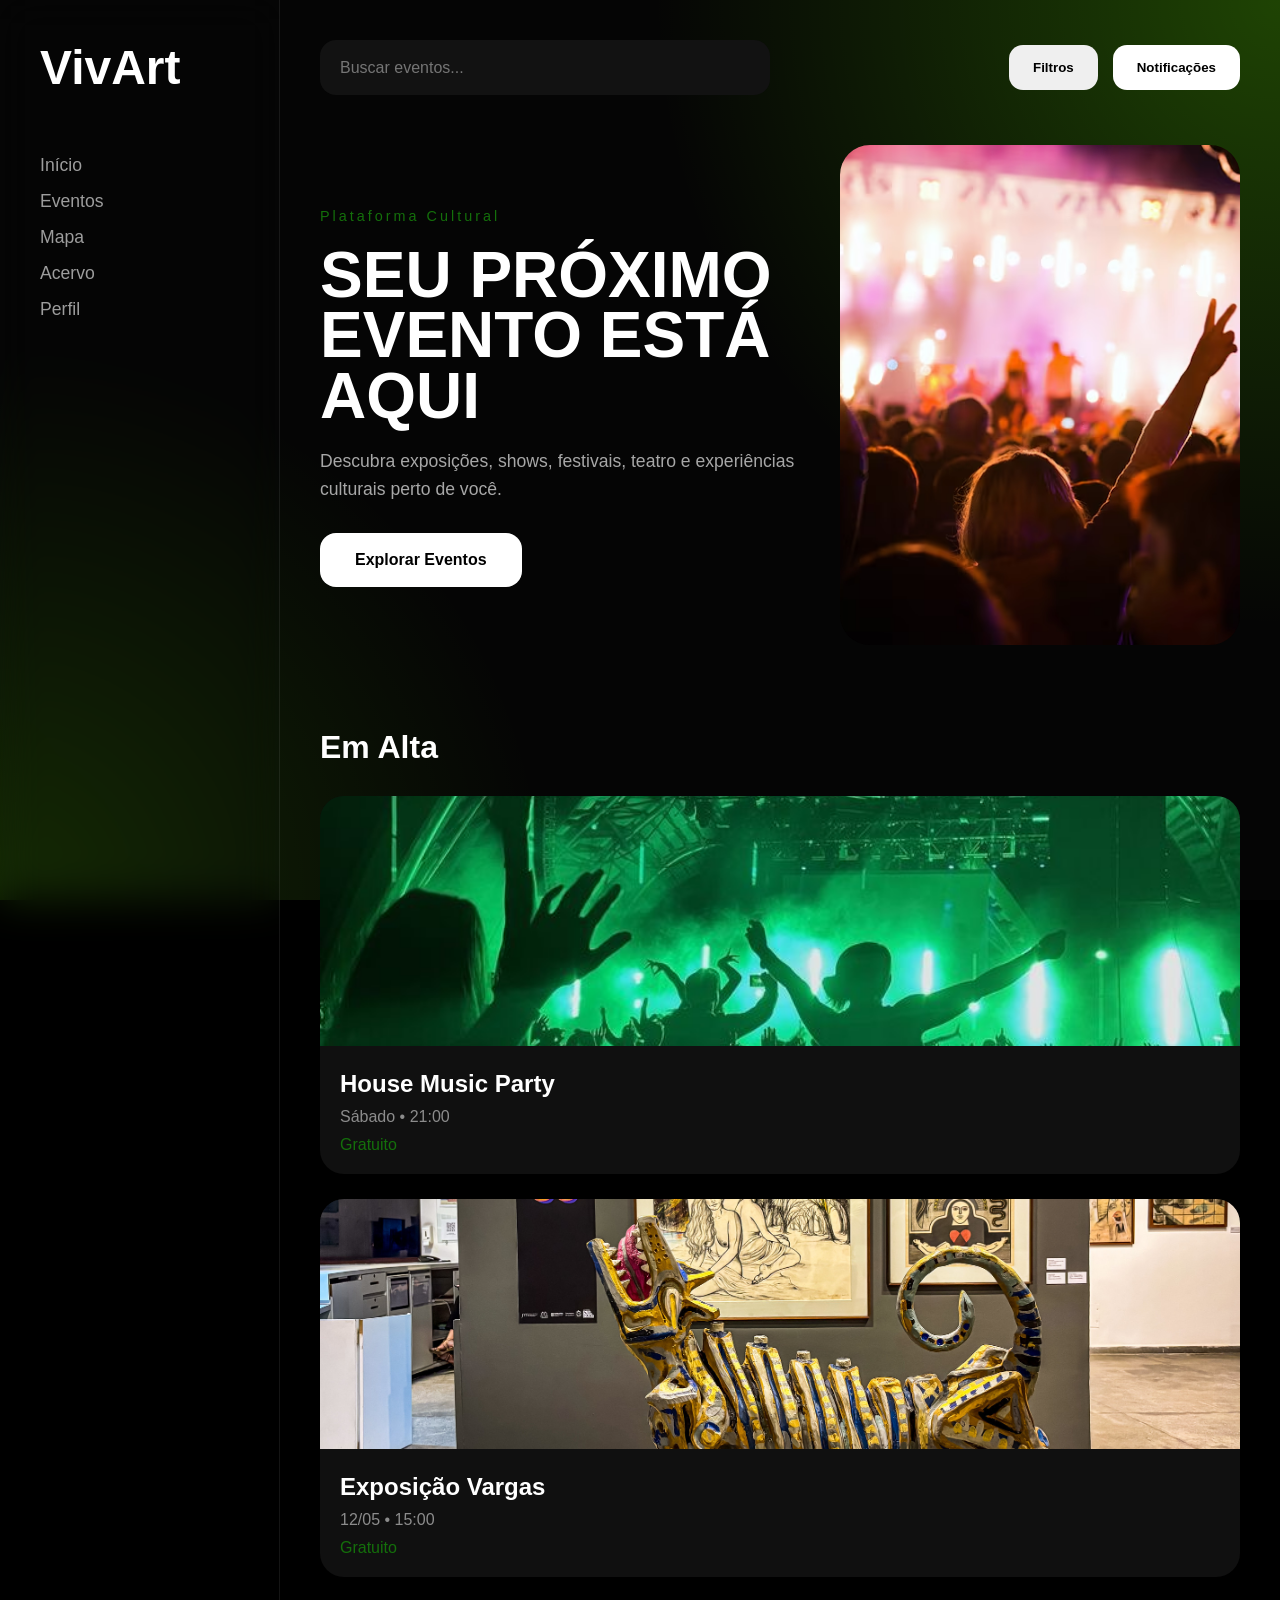
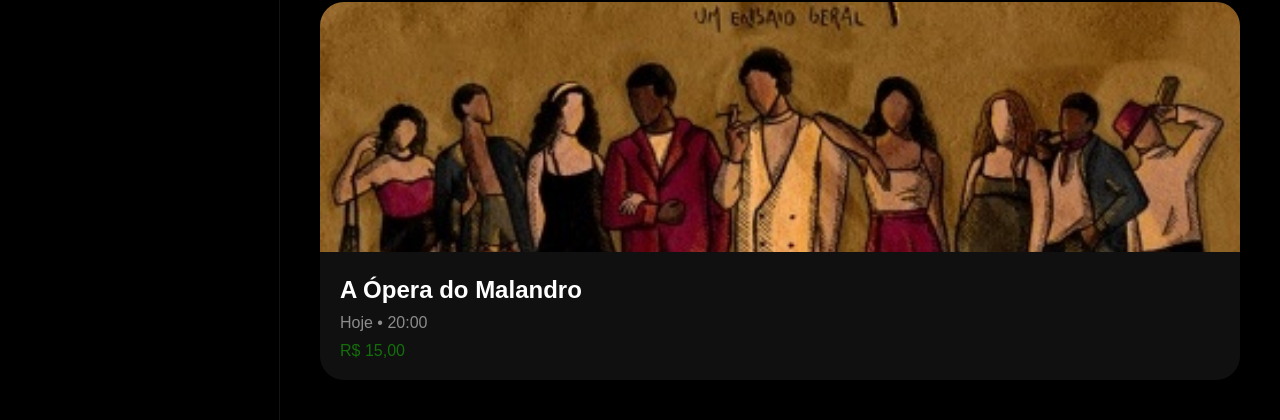
<file: Index.html>
<!DOCTYPE html>
<html lang="pt-BR">
<head>
    <meta charset="UTF-8">
    <meta name="viewport" content="width=device-width, initial-scale=1.0">
    <title>VivArt</title>

    <link href="https://api.fontshare.com/v2/css?f[]=clash-display@400,500,600,700&display=swap" rel="stylesheet">

    <link rel="stylesheet" href="style.css">
</head>
<body>

    <div class="background"></div>

    <aside class="sidebar">
        <div class="logo">
            <h1>VivArt</h1>
        </div>

        <nav>
            <a href="index.html">Início</a>
            <a href="eventos.html">Eventos</a>
            <a href="mapa.html">Mapa</a>
            <a href="acervo.html">Acervo</a>
            <a href="perfil.html">Perfil</a>
        </nav>
    </aside>

    <main>

        <header>
            <div class="search-box">
                <input type="text" placeholder="Buscar eventos...">
            </div>

            <div class="header-actions">
                <button>Filtros</button>
                <button>Notificações</button>
            </div>
        </header>

        <section class="hero">

            <div class="hero-content">
                <span>Plataforma Cultural</span>

                <h2>
                    SEU PRÓXIMO EVENTO
                    ESTÁ AQUI
                </h2>

                <p>
                    Descubra exposições, shows, festivais,
                    teatro e experiências culturais perto de você.
                </p>

                <a href="#em-alta" class="explore-btn">
                    Explorar Eventos
                </a>
            </div>

            <div class="hero-image">
                <img src="imagens/festival.avif" alt="Festival">
            </div>

        </section>

        <section class="events">

            <div class="section-title" id="em-alta">
                <h3>Em Alta</h3>
            </div>

            <div class="cards">

                <article class="card">
                    <img src="imagens/Festa.png">
                    <div class="card-info">
                        <h4>House Music Party</h4>
                        <p>Sábado • 21:00</p>
                        <span>Gratuito</span>
                    </div>
                </article>

                <article class="card">
                    <img src="imagens/Expo.png">
                    <div class="card-info">
                        <h4>Exposição Vargas</h4>
                        <p>12/05 • 15:00</p>
                        <span>Gratuito</span>
                    </div>
                </article>

                <article class="card">
                    <img src="imagens/opera.jpg">
                    <div class="card-info">
                        <h4>A Ópera do Malandro</h4>
                        <p>Hoje • 20:00</p>
                        <span>R$ 15,00</span>
                    </div>
                </article>

            </div>

        </section>

    </main>
<script src="js/script.js"></script>
</body>
</html>
</file>
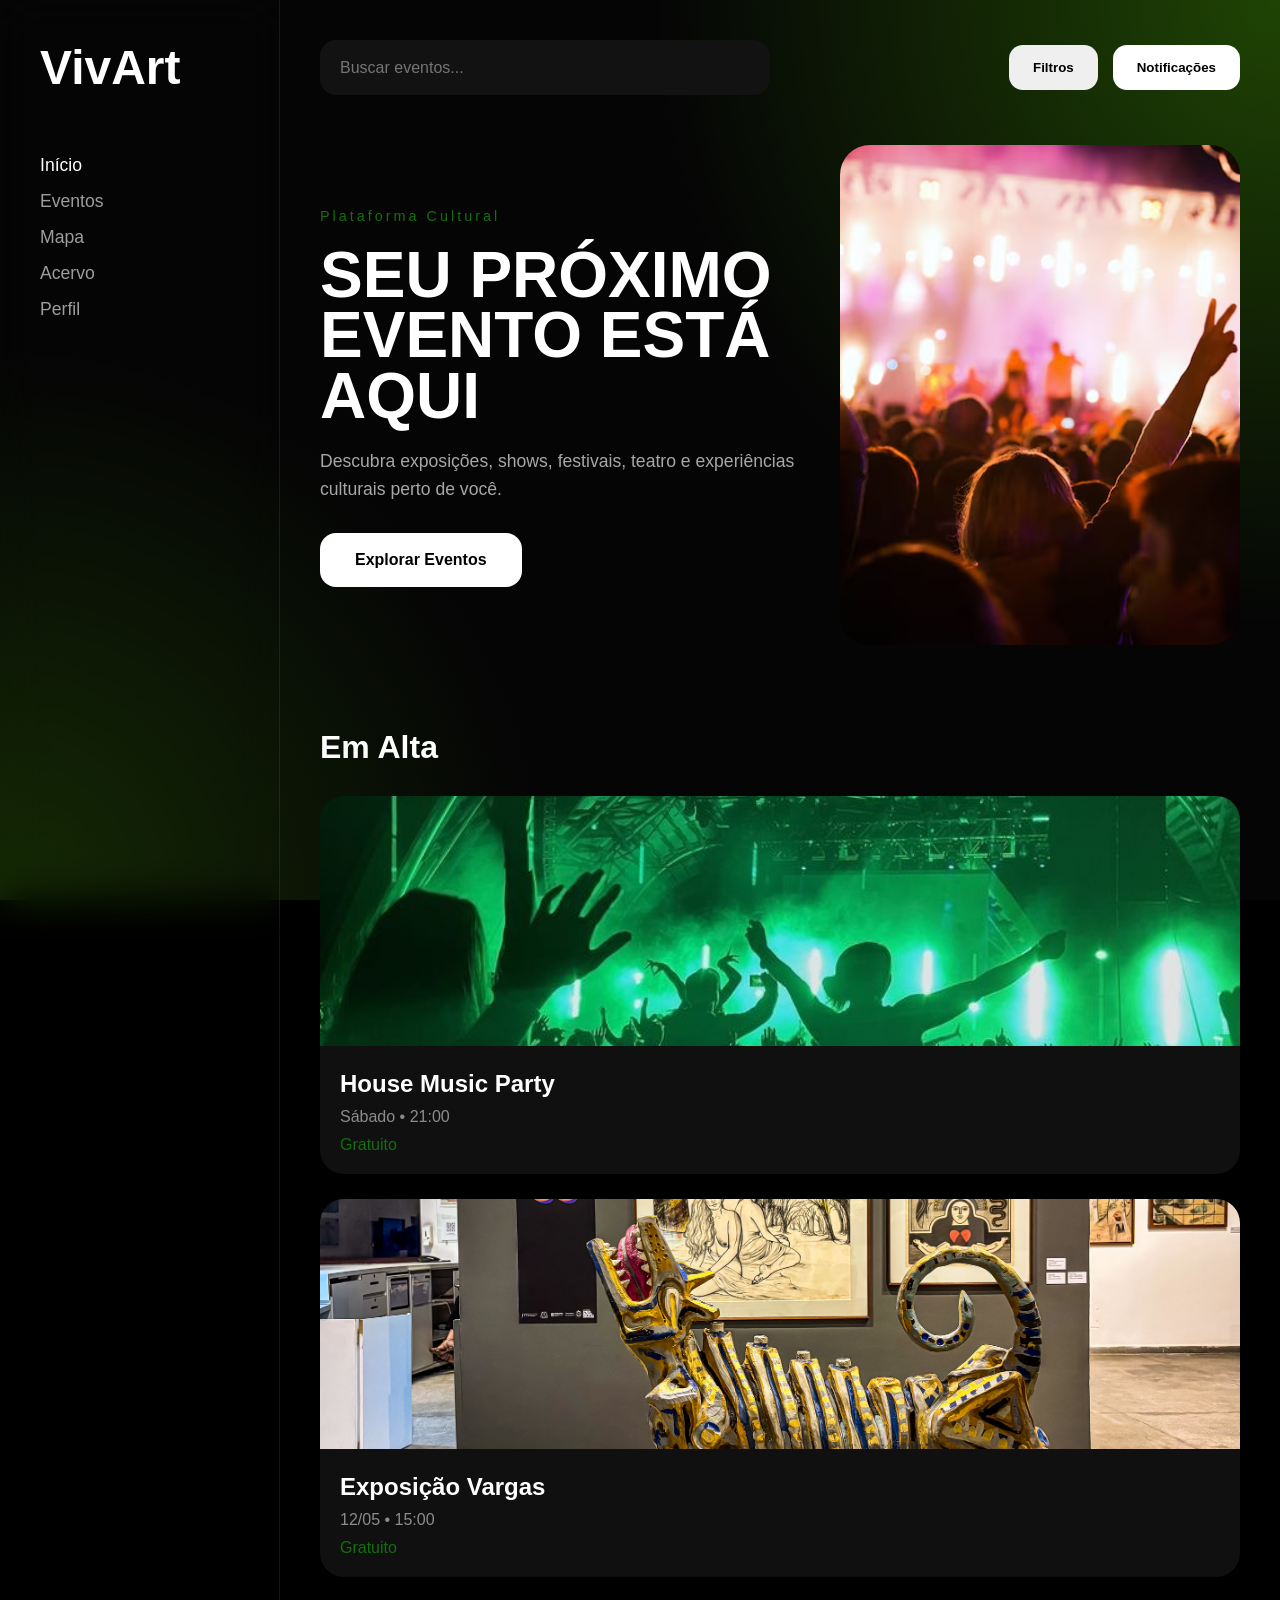
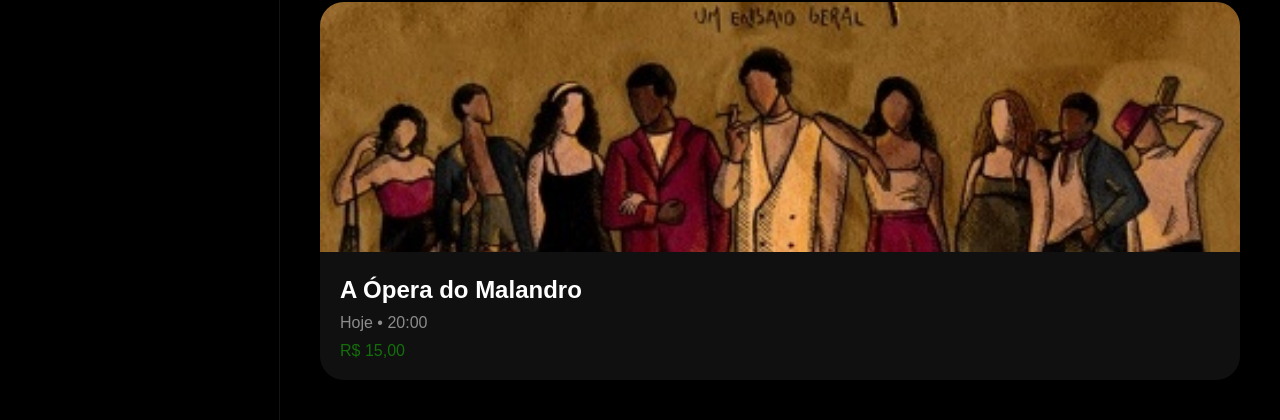
<file: index.html>
<!DOCTYPE html>
<html lang="pt-BR">
<head>
    <meta charset="UTF-8">
    <meta name="viewport" content="width=device-width, initial-scale=1.0">
    <title>VivArt</title>

    <link href="https://api.fontshare.com/v2/css?f[]=clash-display@400,500,600,700&display=swap" rel="stylesheet">

    <link rel="stylesheet" href="css/style.css">
</head>
<body>

    <div class="background"></div>

    <aside class="sidebar">
        <div class="logo">
            <h1>VivArt</h1>
        </div>

        <nav>
            <a href="index.html">Início</a>
            <a href="eventos.html">Eventos</a>
            <a href="mapa.html">Mapa</a>
            <a href="acervo.html">Acervo</a>
            <a href="perfil.html">Perfil</a>
        </nav>
    </aside>

    <main>

        <header>
            <div class="search-box">
                <input type="text" placeholder="Buscar eventos...">
            </div>

            <div class="header-actions">
                <button>Filtros</button>
                <button>Notificações</button>
            </div>
        </header>

        <section class="hero">

            <div class="hero-content">
                <span>Plataforma Cultural</span>

                <h2>
                    SEU PRÓXIMO EVENTO
                    ESTÁ AQUI
                </h2>

                <p>
                    Descubra exposições, shows, festivais,
                    teatro e experiências culturais perto de você.
                </p>

                <a href="#em-alta" class="explore-btn">
                    Explorar Eventos
                </a>
            </div>

            <div class="hero-image">
                <img src="imagens/festival.avif" alt="Festival">
            </div>

        </section>

        <section class="events">

            <div class="section-title" id="em-alta">
                <h3>Em Alta</h3>
            </div>

            <div class="cards">

                <article class="card">
                    <img src="imagens/Festa.png">
                    <div class="card-info">
                        <h4>House Music Party</h4>
                        <p>Sábado • 21:00</p>
                        <span>Gratuito</span>
                    </div>
                </article>

                <article class="card">
                    <img src="imagens/Expo.png">
                    <div class="card-info">
                        <h4>Exposição Vargas</h4>
                        <p>12/05 • 15:00</p>
                        <span>Gratuito</span>
                    </div>
                </article>

                <article class="card">
                    <img src="imagens/opera.jpg">
                    <div class="card-info">
                        <h4>A Ópera do Malandro</h4>
                        <p>Hoje • 20:00</p>
                        <span>R$ 15,00</span>
                    </div>
                </article>

            </div>

        </section>

    </main>
<script src="js/script.js"></script>
</body>
</html>
</file>
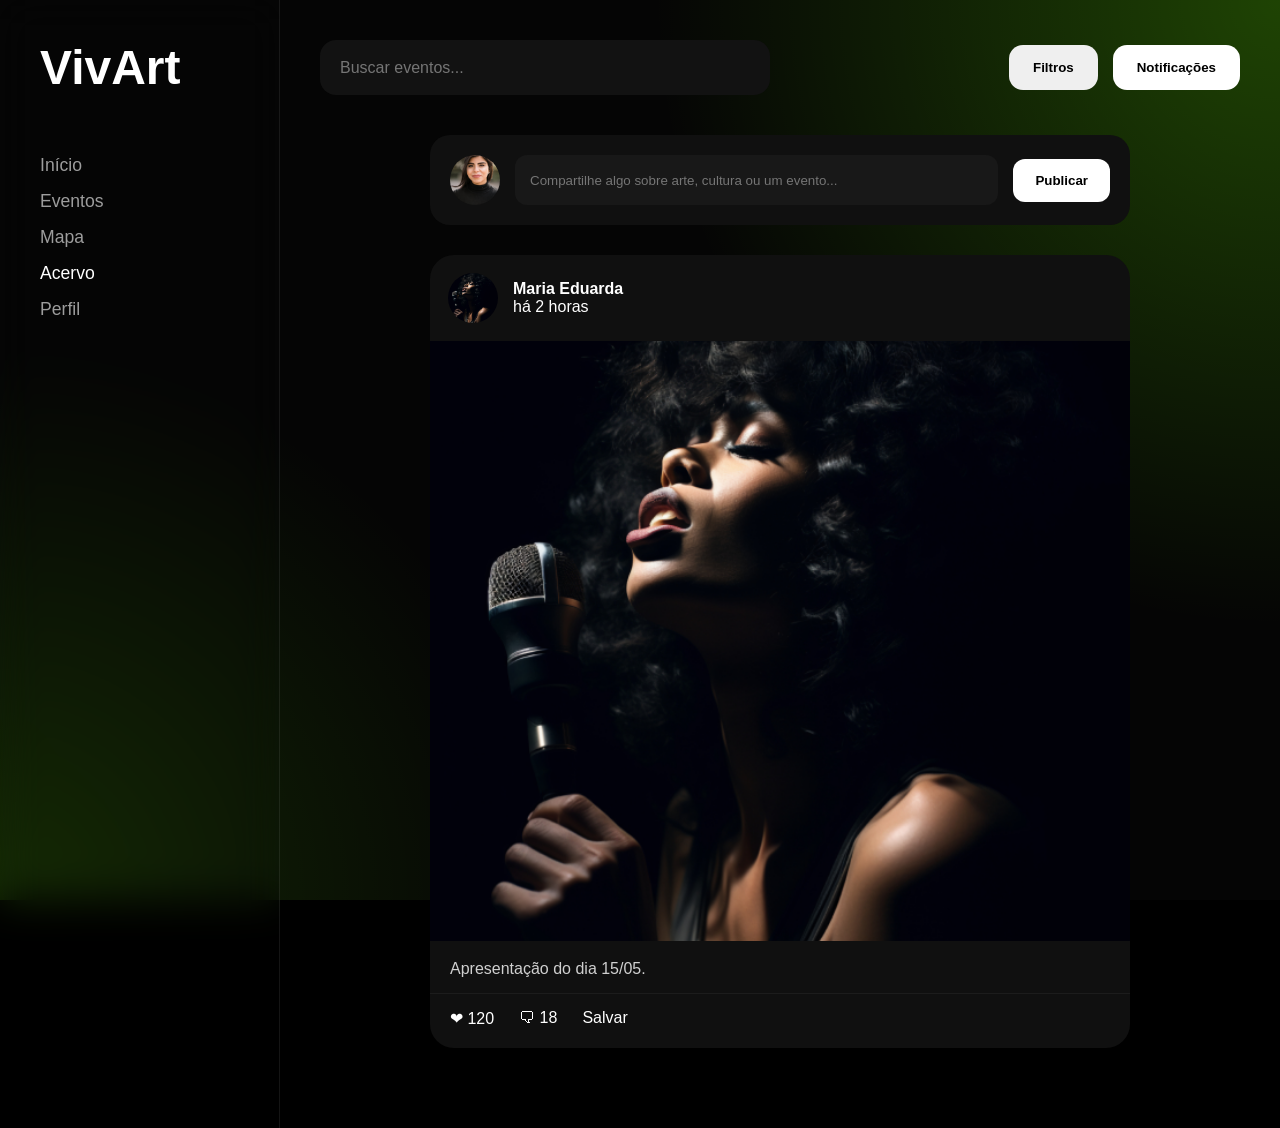
<file: acervo.html>
<!DOCTYPE html>
<html lang="pt-BR">
<head>
    <meta charset="UTF-8">
    <meta name="viewport" content="width=device-width, initial-scale=1.0">
    <title>VivArt</title>

    <link href="https://api.fontshare.com/v2/css?f[]=clash-display@400,500,600,700&display=swap" rel="stylesheet">

    <link rel="stylesheet" href="css/style.css">
</head>
<body>

    <div class="background"></div>

    <aside class="sidebar">
        <div class="logo">
            <h1>VivArt</h1>
        </div>

        <nav>
            <a href="index.html">Início</a>
            <a href="eventos.html">Eventos</a>
            <a href="mapa.html">Mapa</a>
            <a href="acervo.html">Acervo</a>
            <a href="perfil.html">Perfil</a>
        </nav>
    </aside>

    <main>

        <header>
            <div class="search-box">
                <input type="text" placeholder="Buscar eventos...">
            </div>

            <div class="header-actions">
                <button>Filtros</button>
                <button>Notificações</button>
            </div>
        </header>
        <section class="feed-page">

    <div class="create-post">

        <img src="imagens/perfil2.jpg" alt="" class="user-avatar">

        <input
            type="text"
            placeholder="Compartilhe algo sobre arte, cultura ou um evento..."
        >

        <button>Publicar</button>

    </div>

    <div class="feed">

        <article class="post">

    <div class="post-header">
        <img src="imagens/cantora.png" alt="foto perfil artista">
        <div>
            <h4>Maria Eduarda</h4>
            <span>há 2 horas</span>
        </div>
    </div>

    <img src="imagens/cantora.png" alt="publicação" class="post-image">

    <div class="post-content">
        <p>
            Apresentação do dia 15/05.
        </p>
    </div>

    <div class="post-actions">
        <span>❤︎ 120</span>
        <span> 🗨 18</span>
        <span>Salvar</span>
    </div>

</article>

    </div>

        </section>
    </main>
<script src="js/script.js"></script>
</body>
</html>
</file>
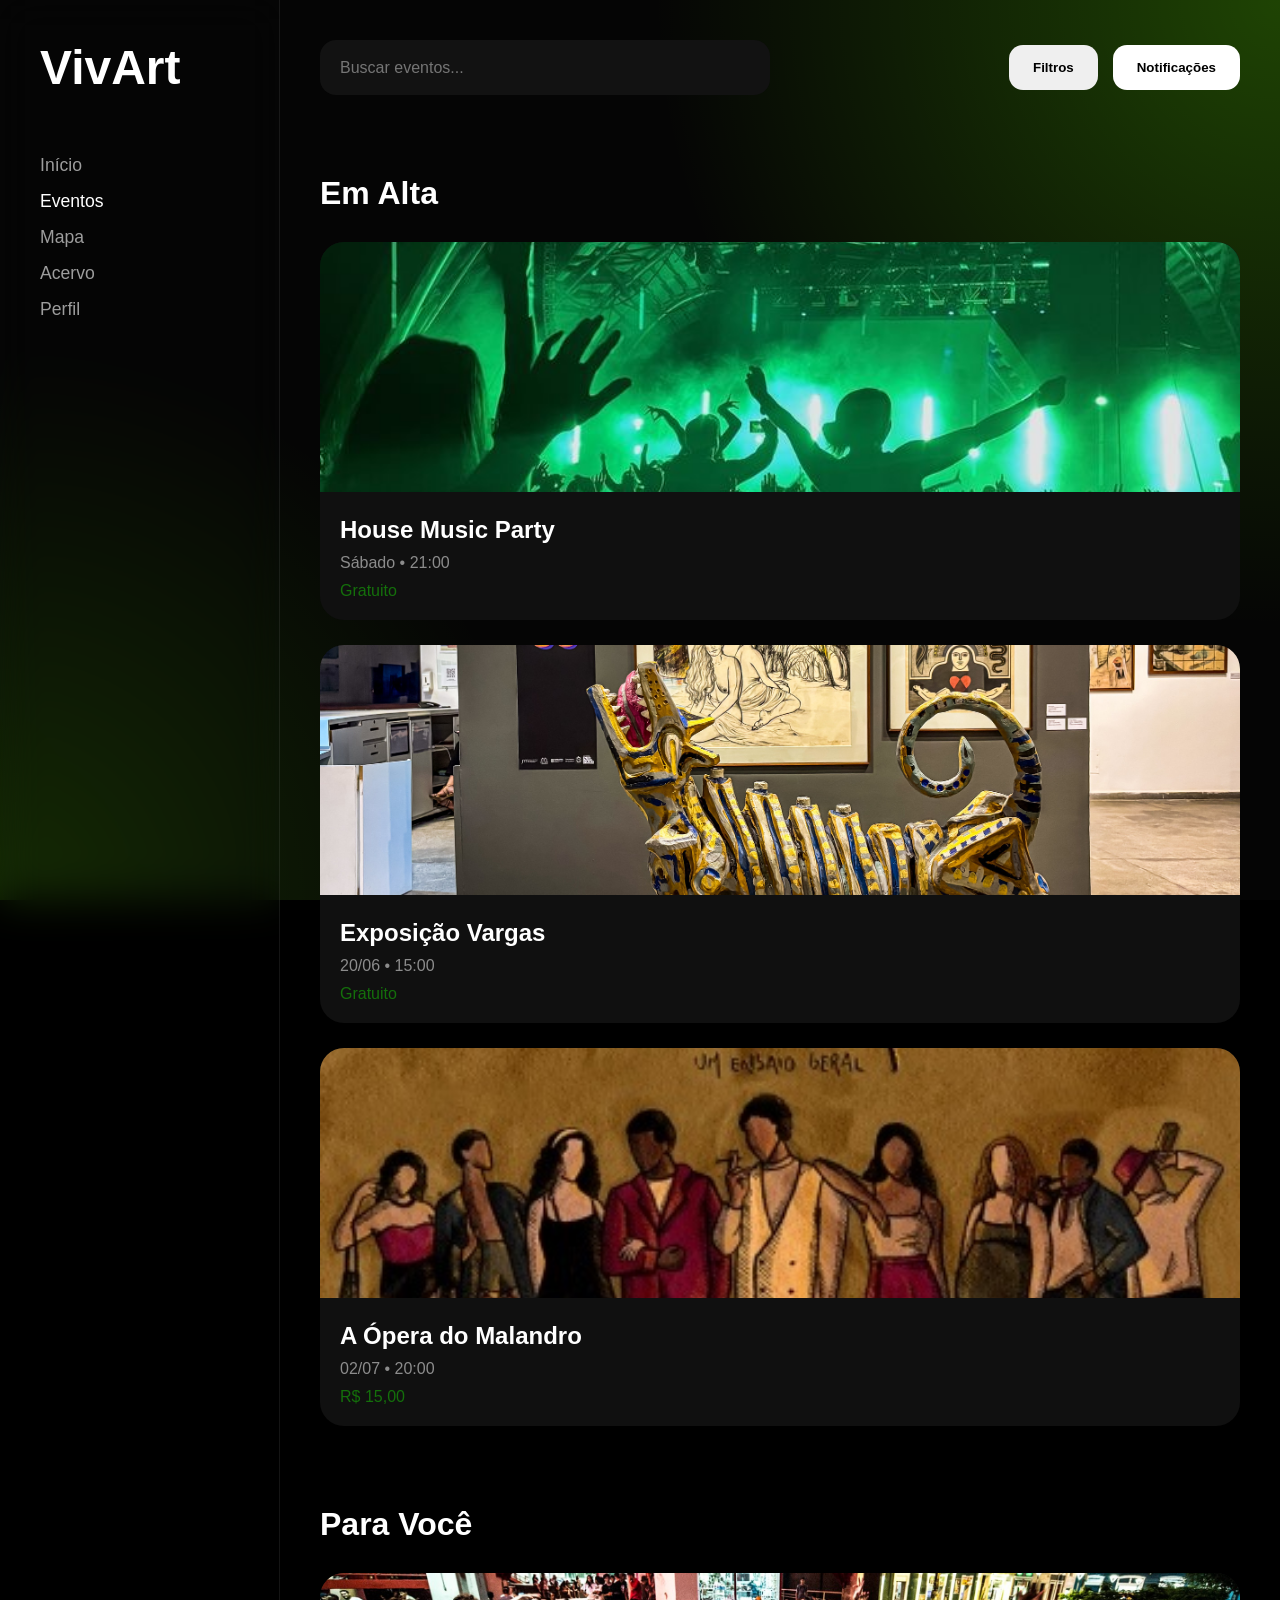
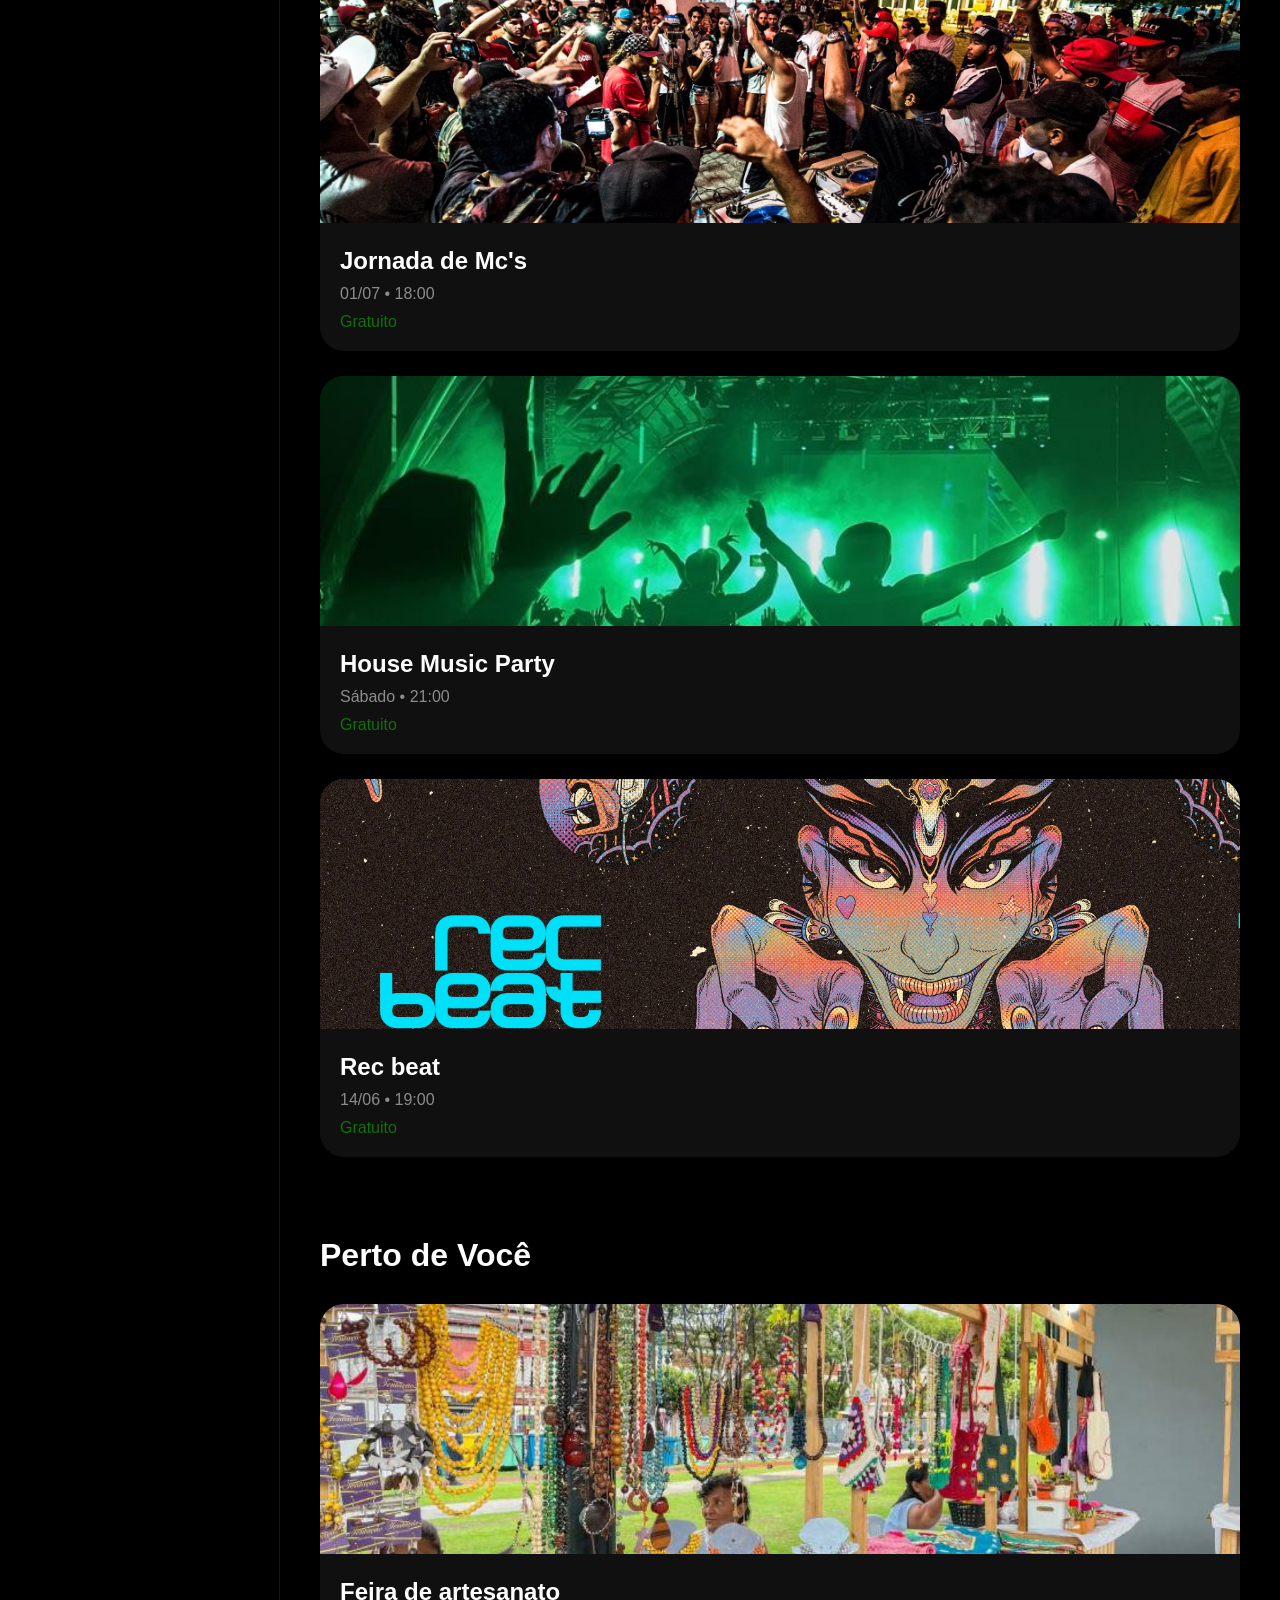
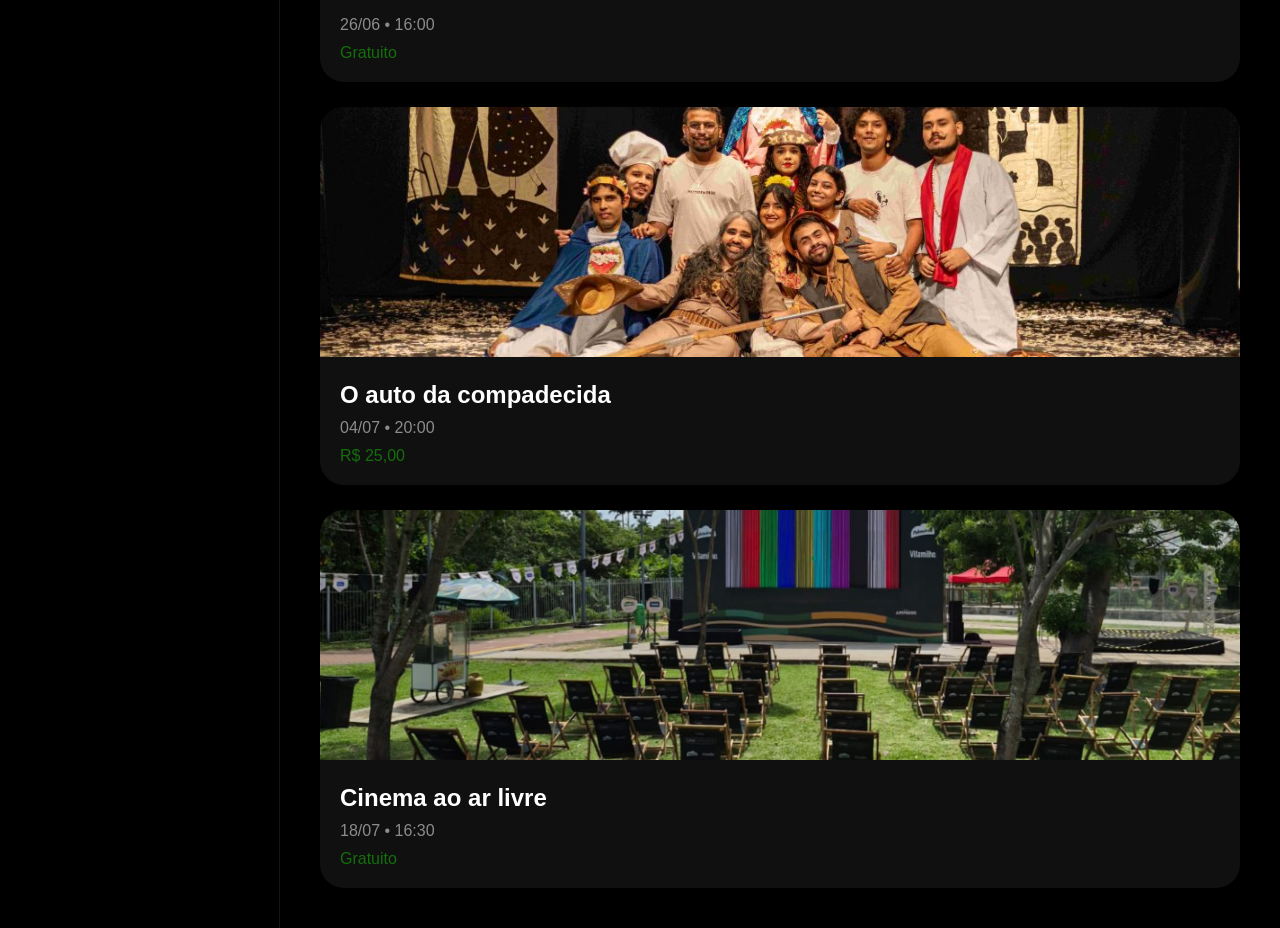
<file: eventos.html>
<!DOCTYPE html>
<html lang="pt-BR">
<head>
    <meta charset="UTF-8">
    <meta name="viewport" content="width=device-width, initial-scale=1.0">
    <title>VivArt</title>

    <link href="https://api.fontshare.com/v2/css?f[]=clash-display@400,500,600,700&display=swap" rel="stylesheet">

    <link rel="stylesheet" href="css/style.css">
</head>
<body>

    <div class="background"></div>

    <aside class="sidebar">
        <div class="logo">
            <h1>VivArt</h1>
        </div>

        <nav>
            <a href="index.html">Início</a>
            <a href="eventos.html">Eventos</a>
            <a href="mapa.html">Mapa</a>
            <a href="acervo.html">Acervo</a>
            <a href="perfil.html">Perfil</a>
        </nav>
    </aside>

    <main>

        <header>
            <div class="search-box">
                <input type="text" placeholder="Buscar eventos...">
            </div>

            <div class="header-actions">
                <button>Filtros</button>
                <button>Notificações</button>
            </div>
        </header>

        <section class="events">

            <div class="section-title" id="em-alta">
                <h3>Em Alta</h3>
            </div>

            <div class="cards">

                <article class="card">
                    <img src="imagens/Festa.png">
                    <div class="card-info">
                        <h4>House Music Party</h4>
                        <p>Sábado • 21:00</p>
                        <span>Gratuito</span>
                    </div>
                </article>

                <article class="card">
                    <img src="imagens/Expo.png">
                    <div class="card-info">
                        <h4>Exposição Vargas</h4>
                        <p>20/06 • 15:00</p>
                        <span>Gratuito</span>
                    </div>
                </article>

                <article class="card">
                    <img src="imagens/opera.jpg">
                    <div class="card-info">
                        <h4>A Ópera do Malandro</h4>
                        <p>02/07 • 20:00</p>
                        <span>R$ 15,00</span>
                    </div>
                </article>

            </div>

        </section>

        <section class="events">

    <div class="section-title">
        <h3>Para Você</h3>
    </div>

    <div class="cards">

        <article class="card">
            <img src="imagens/JornadaMcs.jpg" alt="JornadaMcs">
            <div class="card-info">
                <h4>Jornada de Mc's</h4>
                <p>01/07 • 18:00</p>
                <span>Gratuito</span>
            </div>
        </article>

        <article class="card">
            <img src="imagens/Festa.png" alt="House Music">
            <div class="card-info">
                <h4>House Music Party</h4>
                <p>Sábado • 21:00</p>
                <span>Gratuito</span>
            </div>
        </article>

        <article class="card">
            <img src="imagens/recbeat.png" alt="Recbeat">
            <div class="card-info">
                <h4>Rec beat</h4>
                <p>14/06 • 19:00</p>
                <span>Gratuito</span>
            </div>
        </article>

    </div>

        </section>

        <section class="events">

    <div class="section-title">
        <h3>Perto de Você</h3>
    </div>

    <div class="cards">

        <article class="card">
            <img src="imagens/feira.png" alt="Feira de artesanato">
            <div class="card-info">
                <h4>Feira de artesanato</h4>
                <p>26/06 • 16:00</p>
                <span>Gratuito</span>
            </div>
        </article>

        <article class="card">
            <img src="imagens/auto-compadecida.jpg" alt="Peça O auto da compadecida">
            <div class="card-info">
                <h4>O auto da compadecida</h4>
                <p>04/07 • 20:00</p>
                <span>R$ 25,00</span>
            </div>
        </article>

        <article class="card">
            <img src="imagens/cine-apipucos.jpg" alt="cine-apipucos">
            <div class="card-info">
                <h4>Cinema ao ar livre</h4>
                <p>18/07 • 16:30</p>
                <span>Gratuito</span>
            </div>
        </article>

    </div>

        </section>
    </main>
<script src="js/script.js"></script>
</body>
</html>
</file>
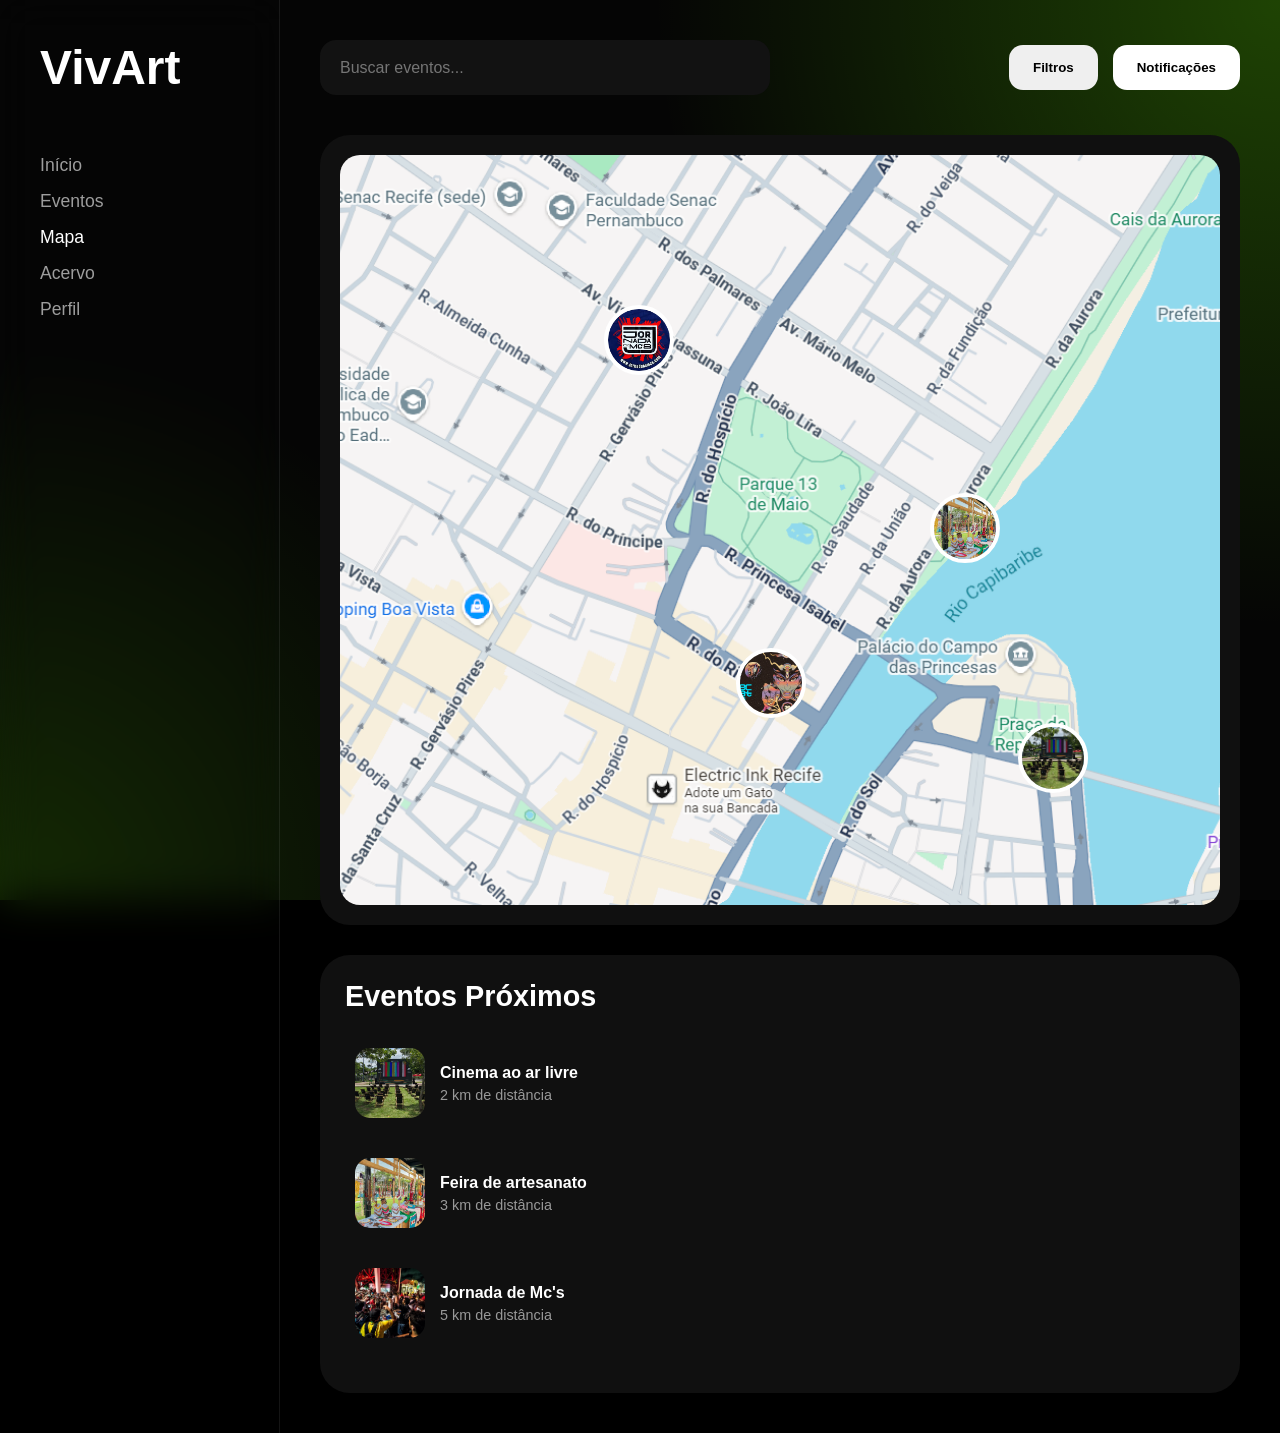
<file: mapa.html>
<!DOCTYPE html>
<html lang="pt-BR">
<head>
    <meta charset="UTF-8">
    <meta name="viewport" content="width=device-width, initial-scale=1.0">
    <title>VivArt</title>

    <link href="https://api.fontshare.com/v2/css?f[]=clash-display@400,500,600,700&display=swap" rel="stylesheet">

    <link rel="stylesheet" href="css/style.css">
</head>
<body>

    <div class="background"></div>

    <aside class="sidebar">
        <div class="logo">
            <h1>VivArt</h1>
        </div>

        <nav>
            <a href="index.html">Início</a>
            <a href="eventos.html">Eventos</a>
            <a href="mapa.html">Mapa</a>
            <a href="acervo.html">Acervo</a>
            <a href="perfil.html">Perfil</a>
        </nav>
    </aside>

    <main>

        <header>
            <div class="search-box">
                <input type="text" placeholder="Buscar eventos...">
            </div>

            <div class="header-actions">
                <button>Filtros</button>
                <button>Notificações</button>
            </div>
        </header>

        <section class="map-page">

    <div class="map-container">

        <div class="map">
            <img src="imagens/mapa.png" alt="Mapa">

            <img src="imagens/jornada.jpg" class="event-pin pin1">
            <img src="imagens/feira.png" class="event-pin pin2">
            <img src="imagens/recbeat.png" class="event-pin pin3">
            <img src="imagens/cine-apipucos.jpg" class="event-pin pin4">
        </div>

    </div>

    <aside class="events-nearby">

        <h2>Eventos Próximos</h2>

        <div class="mini-event">
            <img src="imagens/cine-apipucos.jpg" alt="Cinema ar livre">
            <div>
                <h4>Cinema ao ar livre</h4>
                <p>2 km de distância</p>
            </div>
        </div>

        <div class="mini-event">
            <img src="imagens/feira.png" alt="feira artesanato">
            <div>
                <h4>Feira de artesanato</h4>
                <p>3 km de distância</p>
            </div>
        </div>

        <div class="mini-event">
            <img src="imagens/JornadaMcs.jpg" alt="JornadaMcs">
            <div>
                <h4>Jornada de Mc's</h4>
                <p>5 km de distância</p>
            </div>
        </div>

    </aside>

</section>
    </main>
<script src="js/script.js"></script>
</body>
</html>
</file>
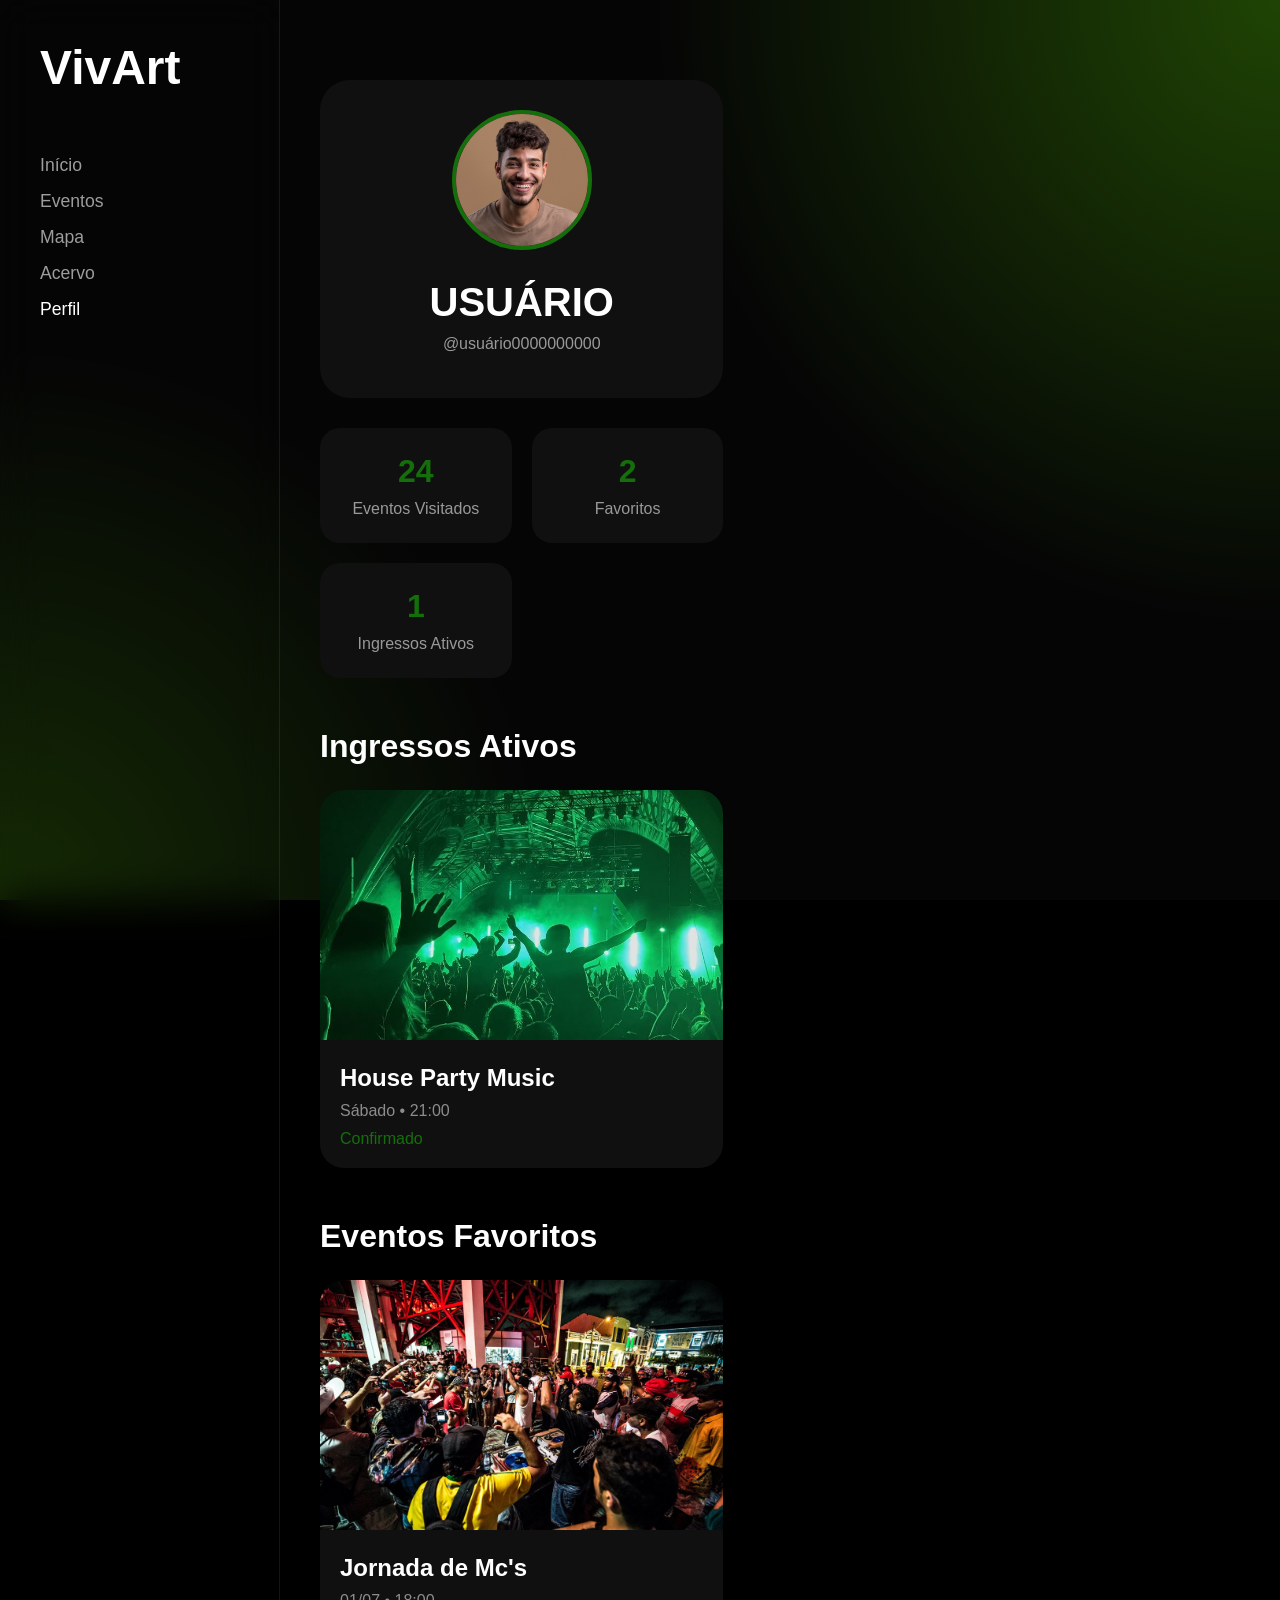
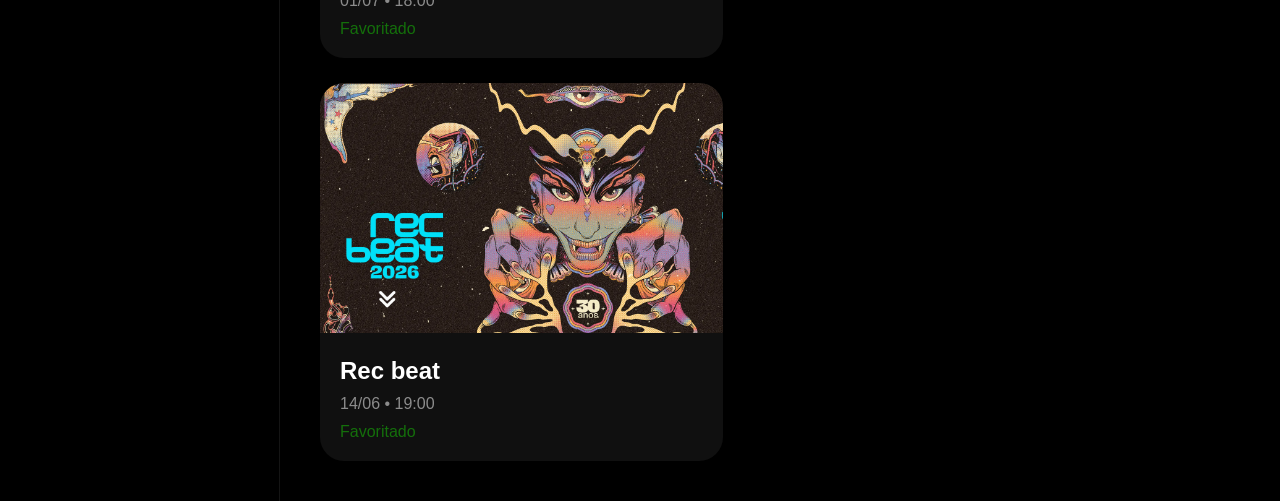
<file: perfil.html>
<!DOCTYPE html>
<html lang="pt-BR">
<head>
    <meta charset="UTF-8">
    <meta name="viewport" content="width=device-width, initial-scale=1.0">
    <title>VivArt</title>

    <link href="https://api.fontshare.com/v2/css?f[]=clash-display@400,500,600,700&display=swap" rel="stylesheet">

    <link rel="stylesheet" href="css/style.css">
</head>
<body>

    <div class="background"></div>

    <aside class="sidebar">
        <div class="logo">
            <h1>VivArt</h1>
        </div>

        <nav>
            <a href="index.html">Início</a>
            <a href="eventos.html">Eventos</a>
            <a href="mapa.html">Mapa</a>
            <a href="acervo.html">Acervo</a>
            <a href="perfil.html">Perfil</a>
        </nav>
    </aside>

    <main>

        <header>
        <section class="profile-page">

    <div class="profile-header">

        <img src="imagens/perfil.jpg" alt="Foto do usuário" class="profile-avatar">

        <div class="profile-info">
            <h2>USUÁRIO</h2>
            <p>@usuário0000000000</p>

        </div>

    </div>

    <div class="profile-stats">

        <div class="profile-stat">
            <h3>24</h3>
            <p>Eventos Visitados</p>
        </div>

        <div class="profile-stat">
            <h3>2</h3>
            <p>Favoritos</p>
        </div>

        <div class="profile-stat">
            <h3>1</h3>
            <p>Ingressos Ativos</p>
        </div>

    </div>

    <section class="profile-section">

        <h3>Ingressos Ativos</h3>

        <div class="cards">

            <article class="card">
                <img src="imagens/Festa.png" alt="Festa">
                <div class="card-info">
                    <h4>House Party Music</h4>
                    <p>Sábado • 21:00</p>
                    <span>Confirmado</span>
                </div>
            </article>

                </div>
            </article>

        </div>

    </section>

    <section class="profile-section">

        <h3>Eventos Favoritos</h3>

        <div class="cards">

            <article class="card">
                <img src="imagens/JornadaMcs.jpg" alt="JornadaMcs">
                <div class="card-info">
                    <h4>Jornada de Mc's</h4>
                    <p>01/07 • 18:00</p>
                    <span>Favoritado</span>
                </div>
            </article>

            <article class="card">
                <img src="imagens/recbeat.png" alt="recbeat">
                <div class="card-info">
                    <h4>Rec beat</h4>
                    <p>14/06 • 19:00</p>
                    <span>Favoritado</span>
                </div>
            </article>

        </div>

    </section>

        </section>

    </main>
<script src="js/script.js"></script>
</body>
</html>
</file>
<file: style.css>
*{
    margin:0;
    padding:0;
    box-sizing:border-box;
}

:root{
    --green:#146f0b;
    --dark:#080808;
    --gray:#1a1a1a;
    --light:#f5f5f5;
}

body{
    font-family:'Clash Display', sans-serif;
    background:#000;
    color:white;
    min-height:100vh;
    overflow-x:hidden;
}

.background{
    position:fixed;
    inset:0;
    background:
    radial-gradient(circle at top right,
    rgba(108,255,0,.25),
    transparent 40%),
    radial-gradient(circle at bottom left,
    rgba(108,255,0,.15),
    transparent 35%),
    #050505;
    z-index:-1;
}
.explore-btn{
    display:inline-flex;
    align-items:center;
    justify-content:center;
    margin-top:30px;
    background:white;
    color:black;
    text-decoration:none;
    padding:18px 35px;
    border-radius:16px;
    font-family:inherit;
    font-weight:600;
    transition:.3s;
}
html{
    scroll-behavior:smooth;
}
.explore-btn:hover{
    transform:translateY(-3px);
}

body{
    display:flex;
}

.sidebar{
    width:280px;
    min-height:100vh;
    padding:40px;
    border-right:1px solid rgba(255,255,255,.08);
    backdrop-filter:blur(20px);
}

.logo h1{
    font-size:3rem;
    font-weight:700;
}

nav{
    display:flex;
    flex-direction:column;
    gap:15px;
    margin-top:60px;
}

nav a{
    color:#9d9d9d;
    text-decoration:none;
    font-size:1.1rem;
    transition:.3s;
}

nav a:hover,
nav .active{
    color:white;
}

main{
    flex:1;
    padding:40px;
}

header{
    display:flex;
    justify-content:space-between;
    align-items:center;
}

.search-box input{
    width:450px;
    height:55px;
    border:none;
    outline:none;
    border-radius:16px;
    padding:0 20px;
    background:#121212;
    color:white;
    font-size:1rem;
}

.header-actions{
    display:flex;
    gap:15px;
}

.header-actions button{
    border:none;
    cursor:pointer;
    padding:15px 24px;
    border-radius:14px;
    font-family:inherit;
    font-weight:600;
}

.header-actions button:last-child{
    background:white;
}
.hero{
    display:grid;
    grid-template-columns:1.2fr 1fr;
    gap:40px;
    margin-top:50px;
    align-items:center;
}

.hero-content span{
    color:var(--green);
    font-size:.9rem;
    letter-spacing:3px;
}

.hero-content h2{
    font-size:5rem;
    line-height:0.95;
    margin:20px 0;
}

.hero-content p{
    max-width:600px;
    color:#a7a7a7;
    font-size:1.1rem;
    line-height:1.6;
}

.hero-content button{
    margin-top:30px;
    background:white;
    color:black;
    border:none;
    padding:18px 35px;
    border-radius:16px;
    font-family:inherit;
    font-weight:600;
    cursor:pointer;
}

.hero-image img{
    width:100%;
    height:500px;
    object-fit:cover;
    border-radius:30px;
}

.events{
    margin-top:80px;
}

.section-title h3{
    font-size:2rem;
    margin-bottom:30px;
}

.cards{
    display:grid;
    grid-template-columns:repeat(3,1fr);
    gap:25px;
}

.card{
    background:#101010;
    border-radius:24px;
    overflow:hidden;
    transition:.4s;
}

.card:hover{
    transform:translateY(-8px);
}

.card img{
    width:100%;
    height:250px;
    object-fit:cover;
}

.card-info{
    padding:20px;
}

.card-info h4{
    font-size:1.5rem;
}

.card-info p{
    color:#8c8c8c;
    margin:10px 0;
}

.card-info span{
    color:var(--green);
}

.map-page{
    display:grid;
    grid-template-columns:1fr 350px;
    gap:30px;
    margin-top:40px;
}

.map-container{
    background:#101010;
    border-radius:30px;
    padding:20px;
}

.map-page .map{
    position:relative;
    height:750px;
    border-radius:20px;
    overflow:hidden;
}

.map-page .map > img:first-child{
    width:100%;
    height:100%;
    object-fit:cover;
}

.event-pin{
    position:absolute;
    width:70px;
    height:70px;
    border-radius:50%;
    object-fit:cover;
    border:4px solid white;
    cursor:pointer;
    transition:.3s;
}

.event-pin:hover{
    transform:scale(1.1);
}

.pin1{
    top:20%;
    left:30%;
}

.pin2{
    top:45%;
    right:25%;
}

.pin3{
    bottom:25%;
    left:45%;
}

.pin4{
    bottom:15%;
    right:15%;
}

.events-nearby{
    background:#101010;
    border-radius:30px;
    padding:25px;
}

.events-nearby h2{
    margin-bottom:25px;
    font-size:1.8rem;
}

.mini-event{
    display:flex;
    align-items:center;
    gap:15px;
    margin-bottom:20px;
    padding:10px;
    border-radius:15px;
    transition:.3s;
}

.mini-event:hover{
    background:rgba(255,255,255,.05);
}

.mini-event img{
    width:70px;
    height:70px;
    border-radius:15px;
    object-fit:cover;
}

.mini-event h4{
    font-size:1rem;
    margin-bottom:5px;
}

.mini-event p{
    color:#999;
    font-size:.9rem;
}

.profile-page{
    margin-top:40px;
}

.profile-header{
    display:flex;
    align-items:center;
    gap:30px;
    background:#101010;
    padding:30px;
    border-radius:30px;
}

.profile-avatar{
    width:140px;
    height:140px;
    border-radius:50%;
    object-fit:cover;
    border:4px solid var(--green);
}

.profile-info h2{
    font-size:2.5rem;
    margin-bottom:10px;
}

.profile-info p{
    color:#999;
    margin-bottom:15px;
}

.profile-tags{
    display:flex;
    gap:10px;
}

.profile-tags span{
    background:rgba(108,255,0,.15);
    color:var(--green);
    padding:8px 15px;
    border-radius:30px;
}

.profile-stats{
    display:grid;
    grid-template-columns:repeat(4,1fr);
    gap:20px;
    margin-top:30px;
}

.profile-stat{
    background:#101010;
    padding:25px;
    border-radius:20px;
    text-align:center;
}

.profile-stat h3{
    font-size:2rem;
    margin-bottom:10px;
    color:var(--green);
}

.profile-stat p{
    color:#999;
}

.profile-section{
    margin-top:50px;
}

.profile-section h3{
    font-size:2rem;
    margin-bottom:25px;
}

.create-post{
    display:flex;
    align-items:center;
    gap:15px;
    background:#101010;
    padding:20px;
    border-radius:20px;
    margin-bottom:30px;
}

.user-avatar{
    width:50px;
    height:50px;
    border-radius:50%;
    object-fit:cover;
}
.create-post input{
    flex:1;
    height:50px;
    border:none;
    outline:none;
    border-radius:12px;
    background:#181818;
    color:white;
    padding:0 15px;
    font-family:inherit;
}

.create-post button{
    padding:14px 22px;
    border:none;
    border-radius:12px;
    background:white;
    cursor:pointer;
    font-family:inherit;
    font-weight:600;
}
.feed-page{
    max-width:700px;
    margin:40px auto;
}

.post{
    background:#101010;
    border-radius:24px;
    overflow:hidden;
}

.post-header{
    display:flex;
    align-items:center;
    gap:15px;
    padding:18px;
}

.post-header img{
    width:50px;
    height:50px;
    border-radius:50%;
    object-fit:cover;
}

.post-image{
    width:100%;
    height:600px;
    object-fit:cover;
}

.post-content{
    padding:15px 20px;
}

.post-content p{
    color:#d0d0d0;
}

.post-actions{
    display:flex;
    gap:25px;
    padding:15px 20px 20px;
    border-top:1px solid rgba(255,255,255,.05);
}


@media(max-width:1400px){

    .hero h2{
        font-size:4rem;
    }

    .cards{
        grid-template-columns:1fr;
    }

    .profile-stats{
        grid-template-columns:repeat(2,1fr);
    }

    .profile-header{
        flex-direction:column;
        text-align:center;
    }

    .map-page{
        grid-template-columns:1fr;
    }
}
</file>
<file: css/style.css>
*{
    margin:0;
    padding:0;
    box-sizing:border-box;
}

:root{
    --green:#146f0b;
    --dark:#080808;
    --gray:#1a1a1a;
    --light:#f5f5f5;
}

body{
    font-family:'Clash Display', sans-serif;
    background:#000;
    color:white;
    min-height:100vh;
    overflow-x:hidden;
}

.background{
    position:fixed;
    inset:0;
    background:
    radial-gradient(circle at top right,
    rgba(108,255,0,.25),
    transparent 40%),
    radial-gradient(circle at bottom left,
    rgba(108,255,0,.15),
    transparent 35%),
    #050505;
    z-index:-1;
}
.explore-btn{
    display:inline-flex;
    align-items:center;
    justify-content:center;
    margin-top:30px;
    background:white;
    color:black;
    text-decoration:none;
    padding:18px 35px;
    border-radius:16px;
    font-family:inherit;
    font-weight:600;
    transition:.3s;
}
html{
    scroll-behavior:smooth;
}
.explore-btn:hover{
    transform:translateY(-3px);
}

body{
    display:flex;
}

.sidebar{
    width:280px;
    min-height:100vh;
    padding:40px;
    border-right:1px solid rgba(255,255,255,.08);
    backdrop-filter:blur(20px);
}

.logo h1{
    font-size:3rem;
    font-weight:700;
}

nav{
    display:flex;
    flex-direction:column;
    gap:15px;
    margin-top:60px;
}

nav a{
    color:#9d9d9d;
    text-decoration:none;
    font-size:1.1rem;
    transition:.3s;
}

nav a:hover,
nav .active{
    color:white;
}

main{
    flex:1;
    padding:40px;
}

header{
    display:flex;
    justify-content:space-between;
    align-items:center;
}

.search-box input{
    width:450px;
    height:55px;
    border:none;
    outline:none;
    border-radius:16px;
    padding:0 20px;
    background:#121212;
    color:white;
    font-size:1rem;
}

.header-actions{
    display:flex;
    gap:15px;
}

.header-actions button{
    border:none;
    cursor:pointer;
    padding:15px 24px;
    border-radius:14px;
    font-family:inherit;
    font-weight:600;
}

.header-actions button:last-child{
    background:white;
}
.hero{
    display:grid;
    grid-template-columns:1.2fr 1fr;
    gap:40px;
    margin-top:50px;
    align-items:center;
}

.hero-content span{
    color:var(--green);
    font-size:.9rem;
    letter-spacing:3px;
}

.hero-content h2{
    font-size:5rem;
    line-height:0.95;
    margin:20px 0;
}

.hero-content p{
    max-width:600px;
    color:#a7a7a7;
    font-size:1.1rem;
    line-height:1.6;
}

.hero-content button{
    margin-top:30px;
    background:white;
    color:black;
    border:none;
    padding:18px 35px;
    border-radius:16px;
    font-family:inherit;
    font-weight:600;
    cursor:pointer;
}

.hero-image img{
    width:100%;
    height:500px;
    object-fit:cover;
    border-radius:30px;
}

.events{
    margin-top:80px;
}

.section-title h3{
    font-size:2rem;
    margin-bottom:30px;
}

.cards{
    display:grid;
    grid-template-columns:repeat(3,1fr);
    gap:25px;
}

.card{
    background:#101010;
    border-radius:24px;
    overflow:hidden;
    transition:.4s;
}

.card:hover{
    transform:translateY(-8px);
}

.card img{
    width:100%;
    height:250px;
    object-fit:cover;
}

.card-info{
    padding:20px;
}

.card-info h4{
    font-size:1.5rem;
}

.card-info p{
    color:#8c8c8c;
    margin:10px 0;
}

.card-info span{
    color:var(--green);
}

.map-page{
    display:grid;
    grid-template-columns:1fr 350px;
    gap:30px;
    margin-top:40px;
}

.map-container{
    background:#101010;
    border-radius:30px;
    padding:20px;
}

.map-page .map{
    position:relative;
    height:750px;
    border-radius:20px;
    overflow:hidden;
}

.map-page .map > img:first-child{
    width:100%;
    height:100%;
    object-fit:cover;
}

.event-pin{
    position:absolute;
    width:70px;
    height:70px;
    border-radius:50%;
    object-fit:cover;
    border:4px solid white;
    cursor:pointer;
    transition:.3s;
}

.event-pin:hover{
    transform:scale(1.1);
}

.pin1{
    top:20%;
    left:30%;
}

.pin2{
    top:45%;
    right:25%;
}

.pin3{
    bottom:25%;
    left:45%;
}

.pin4{
    bottom:15%;
    right:15%;
}

.events-nearby{
    background:#101010;
    border-radius:30px;
    padding:25px;
}

.events-nearby h2{
    margin-bottom:25px;
    font-size:1.8rem;
}

.mini-event{
    display:flex;
    align-items:center;
    gap:15px;
    margin-bottom:20px;
    padding:10px;
    border-radius:15px;
    transition:.3s;
}

.mini-event:hover{
    background:rgba(255,255,255,.05);
}

.mini-event img{
    width:70px;
    height:70px;
    border-radius:15px;
    object-fit:cover;
}

.mini-event h4{
    font-size:1rem;
    margin-bottom:5px;
}

.mini-event p{
    color:#999;
    font-size:.9rem;
}

.profile-page{
    margin-top:40px;
}

.profile-header{
    display:flex;
    align-items:center;
    gap:30px;
    background:#101010;
    padding:30px;
    border-radius:30px;
}

.profile-avatar{
    width:140px;
    height:140px;
    border-radius:50%;
    object-fit:cover;
    border:4px solid var(--green);
}

.profile-info h2{
    font-size:2.5rem;
    margin-bottom:10px;
}

.profile-info p{
    color:#999;
    margin-bottom:15px;
}

.profile-tags{
    display:flex;
    gap:10px;
}

.profile-tags span{
    background:rgba(108,255,0,.15);
    color:var(--green);
    padding:8px 15px;
    border-radius:30px;
}

.profile-stats{
    display:grid;
    grid-template-columns:repeat(4,1fr);
    gap:20px;
    margin-top:30px;
}

.profile-stat{
    background:#101010;
    padding:25px;
    border-radius:20px;
    text-align:center;
}

.profile-stat h3{
    font-size:2rem;
    margin-bottom:10px;
    color:var(--green);
}

.profile-stat p{
    color:#999;
}

.profile-section{
    margin-top:50px;
}

.profile-section h3{
    font-size:2rem;
    margin-bottom:25px;
}

.create-post{
    display:flex;
    align-items:center;
    gap:15px;
    background:#101010;
    padding:20px;
    border-radius:20px;
    margin-bottom:30px;
}

.user-avatar{
    width:50px;
    height:50px;
    border-radius:50%;
    object-fit:cover;
}
.create-post input{
    flex:1;
    height:50px;
    border:none;
    outline:none;
    border-radius:12px;
    background:#181818;
    color:white;
    padding:0 15px;
    font-family:inherit;
}

.create-post button{
    padding:14px 22px;
    border:none;
    border-radius:12px;
    background:white;
    cursor:pointer;
    font-family:inherit;
    font-weight:600;
}
.feed-page{
    max-width:700px;
    margin:40px auto;
}

.post{
    background:#101010;
    border-radius:24px;
    overflow:hidden;
}

.post-header{
    display:flex;
    align-items:center;
    gap:15px;
    padding:18px;
}

.post-header img{
    width:50px;
    height:50px;
    border-radius:50%;
    object-fit:cover;
}

.post-image{
    width:100%;
    height:600px;
    object-fit:cover;
}

.post-content{
    padding:15px 20px;
}

.post-content p{
    color:#d0d0d0;
}

.post-actions{
    display:flex;
    gap:25px;
    padding:15px 20px 20px;
    border-top:1px solid rgba(255,255,255,.05);
}


@media(max-width:1400px){

    .hero h2{
        font-size:4rem;
    }

    .cards{
        grid-template-columns:1fr;
    }

    .profile-stats{
        grid-template-columns:repeat(2,1fr);
    }

    .profile-header{
        flex-direction:column;
        text-align:center;
    }

    .map-page{
        grid-template-columns:1fr;
    }
}
</file>
